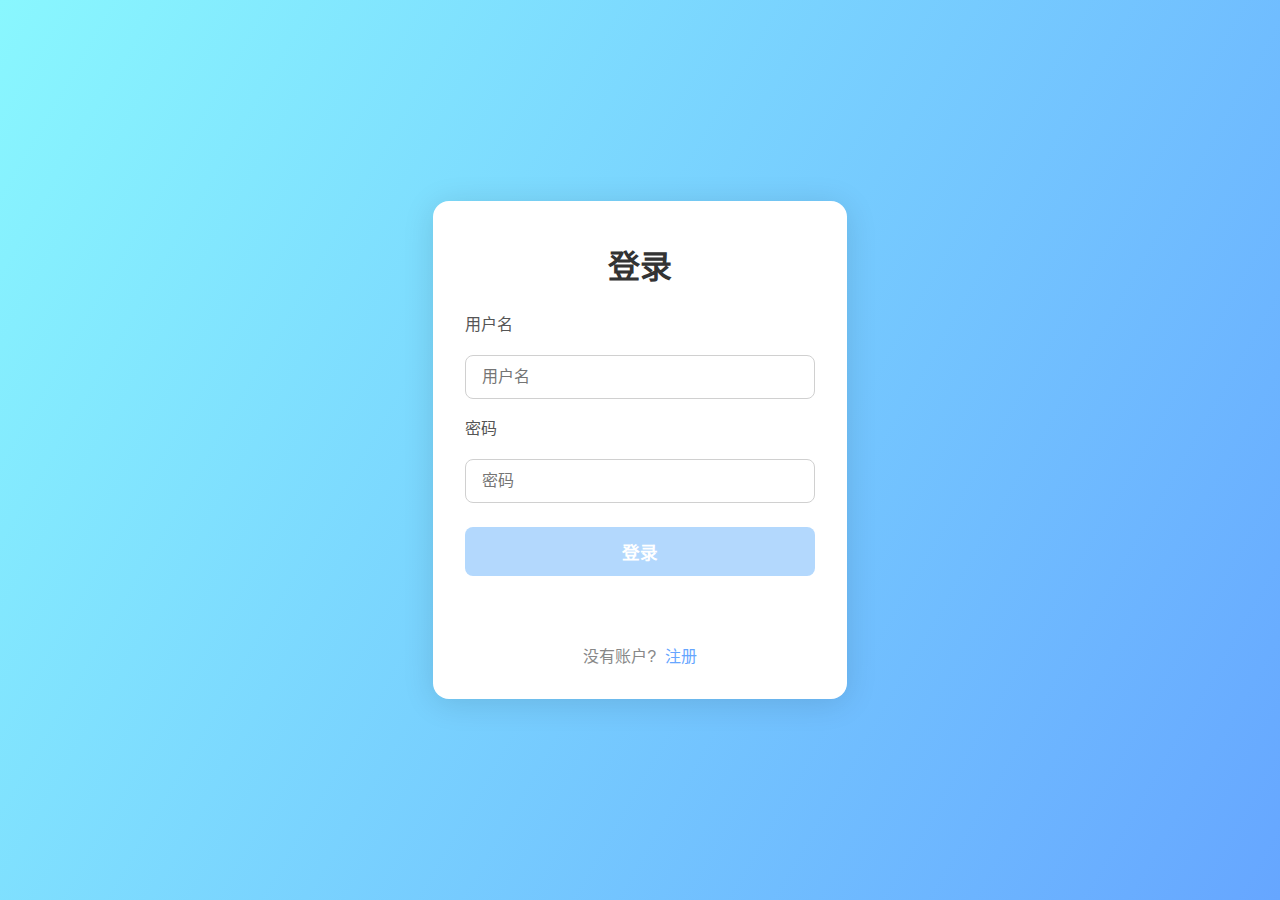
<file: index.html>
<!DOCTYPE html>
<html lang="zh-CN">
<head>
    <meta charset="UTF-8">
    <title>蓝波认证</title>
    <link rel="stylesheet" href="style.css">
</head>
<body>
<div class="container">
    <div class="login-wrapper">
        <div class="header">登录</div>
        <form class="form-wrapper" id="loginForm" autocomplete="off">
            <label for="username">用户名</label>
            <input type="text" id="username" name="username" placeholder="用户名" class="input-item" autocomplete="username" required>
            <label for="password">密码</label>
            <input type="password" id="password" name="password" placeholder="密码" class="input-item" autocomplete="current-password" required>
            <button type="submit" class="btn" id="loginBtn">登录</button>
            <div class="error-msg" id="errorMsg" aria-live="polite"></div>
        </form>
        <div class="msg">
            没有账户?
            <a href="register.html">注册</a>
        </div>
    </div>
</div>
<script src="script.js"></script>
</body>
</html>
</file>
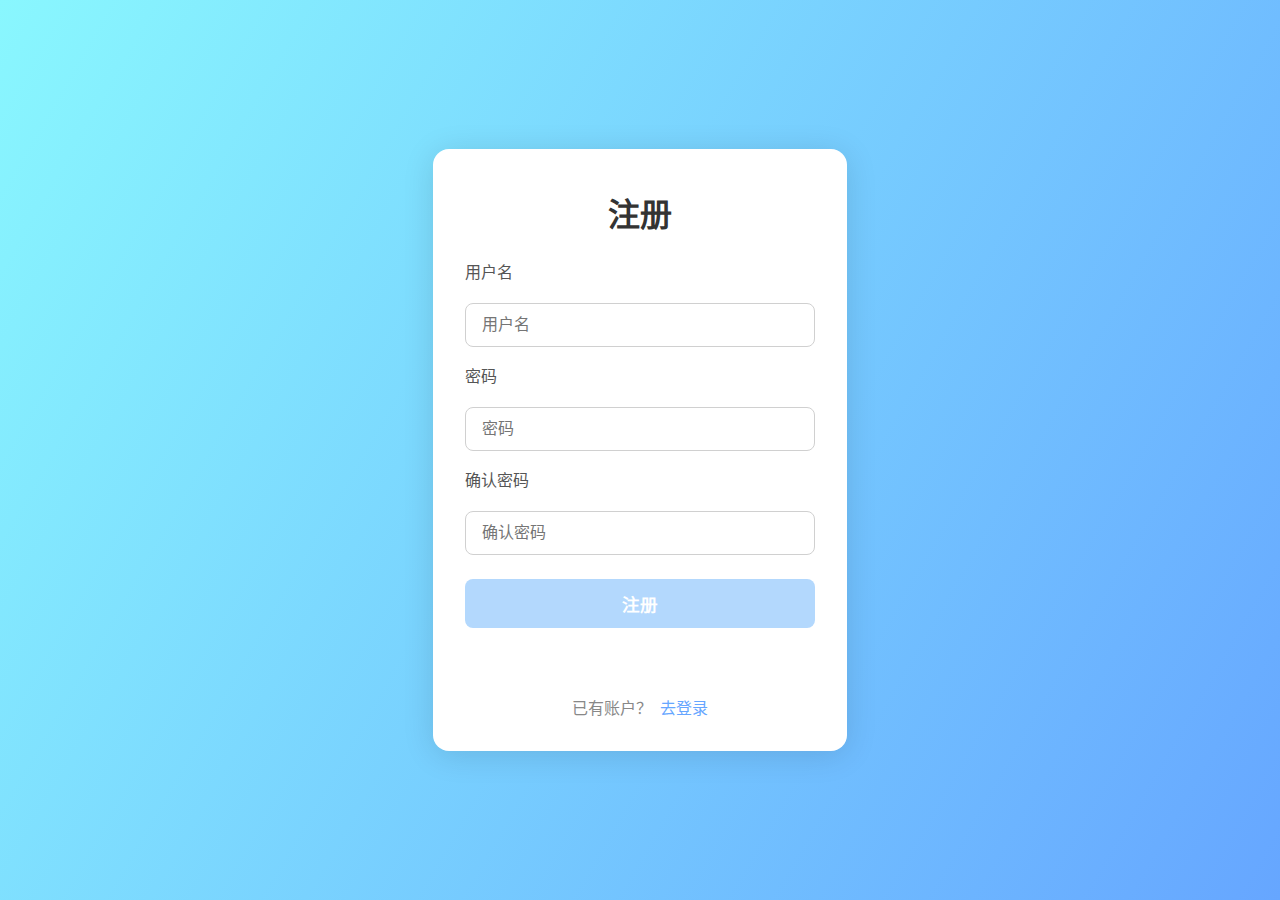
<file: register.html>
<!DOCTYPE html>
<html lang="zh-CN">
<head>
    <meta charset="UTF-8">
    <title>注册页面</title>
    <link rel="stylesheet" href="style.css">
</head>
<body>
<div class="container">
    <div class="login-wrapper">
        <div class="header">注册</div>
        <form class="form-wrapper" id="registerForm" autocomplete="off">
            <label for="reg-username">用户名</label>
            <input type="text" id="reg-username" name="username" placeholder="用户名" class="input-item" autocomplete="username" required>
            <label for="reg-password">密码</label>
            <input type="password" id="reg-password" name="password" placeholder="密码" class="input-item" autocomplete="new-password" required>
            <label for="reg-confirm">确认密码</label>
            <input type="password" id="reg-confirm" name="confirm" placeholder="确认密码" class="input-item" autocomplete="new-password" required>
            <button type="submit" class="btn" id="registerBtn">注册</button>
            <div class="error-msg" id="regErrorMsg" aria-live="polite"></div>
        </form>
        <div class="msg">
            已有账户？
            <a href="index.html">去登录</a>
        </div>
    </div>
</div>
<script src="register.js"></script>
</body>
</html>
</file>
<file: style.css>
* {
    margin: 0;
    padding: 0;
}

html {
    height: 100%;
}

body {
    margin: 0;
    padding: 0;
    font-family: 'Segoe UI', Arial, sans-serif;
    background: linear-gradient(120deg, #89f7fe 0%, #66a6ff 100%);
    min-height: 100vh;
}

.container {
    display: flex;
    justify-content: center;
    align-items: center;
    height: 100vh;
}

.login-wrapper {
    background: #fff;
    padding: 2.5rem 2rem 2rem 2rem;
    border-radius: 16px;
    box-shadow: 0 4px 32px rgba(0,0,0,0.12);
    min-width: 320px;
    width: 100%;
    max-width: 350px;
}

.header {
    font-size: 2rem;
    font-weight: bold;
    text-align: center;
    margin-bottom: 1.5rem;
    color: #333;
}

.form-wrapper {
    display: flex;
    flex-direction: column;
    gap: 1rem;
}

label {
    font-size: 1rem;
    color: #555;
    margin-bottom: 0.25rem;
}

.input-item {
    padding: 0.75rem 1rem;
    border: 1px solid #d0d0d0;
    border-radius: 8px;
    font-size: 1rem;
    transition: border-color 0.2s, box-shadow 0.2s;
    outline: none;
}
.input-item:focus {
    border-color: #66a6ff;
    box-shadow: 0 0 0 2px #66a6ff33;
}

.btn {
    background: linear-gradient(90deg, #66a6ff 0%, #89f7fe 100%);
    color: #fff;
    border: none;
    border-radius: 8px;
    padding: 0.75rem;
    font-size: 1.1rem;
    font-weight: bold;
    cursor: pointer;
    transition: background 0.2s, box-shadow 0.2s;
    margin-top: 0.5rem;
}
.btn:disabled {
    background: #b3d8fd;
    cursor: not-allowed;
}
.btn:hover:not(:disabled) {
    background: linear-gradient(90deg, #89f7fe 0%, #66a6ff 100%);
    box-shadow: 0 2px 8px #66a6ff33;
}

.error-msg {
    color: #e74c3c;
    font-size: 0.95rem;
    margin-top: 0.5rem;
    min-height: 1.2em;
    text-align: center;
}

.msg {
    text-align: center;
    margin-top: 1.5rem;
    color: #888;
    font-size: 1rem;
}

.msg a {
    color: #66a6ff;
    text-decoration: none;
    margin-left: 0.25rem;
}
.msg a:hover {
    text-decoration: underline;
}

@media (max-width: 400px) {
    .login-wrapper {
        min-width: unset;
        padding: 1.5rem 0.5rem 1rem 0.5rem;
    }
}
</file>
